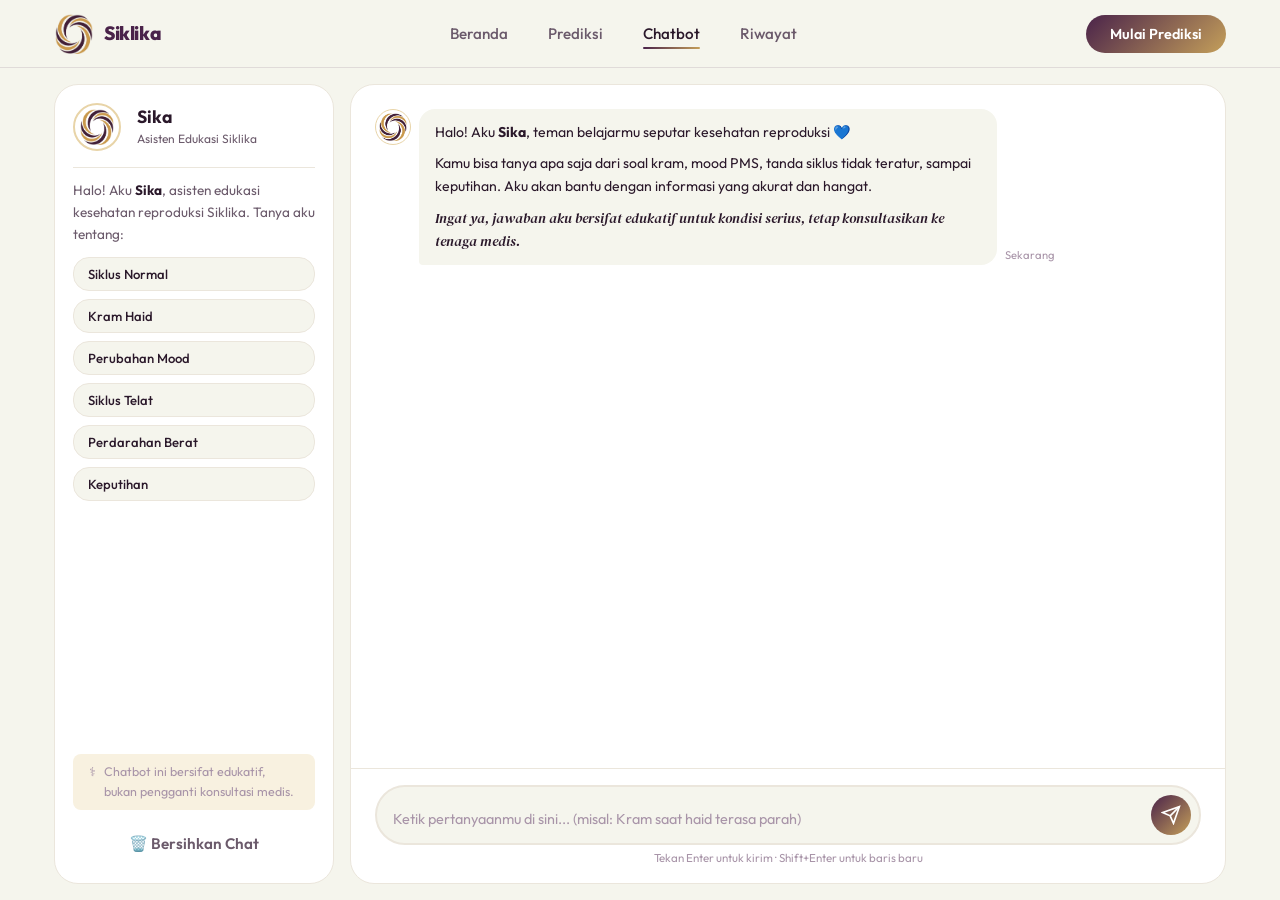
<file: frontend/chatbot.html>
<!DOCTYPE html>
<html lang="id">

<head>
    <meta charset="UTF-8" />
    <meta name="viewport" content="width=device-width, initial-scale=1.0" />
    <title>Chatbot Edukasi Siklika</title>
    <meta name="description"
        content="Tanya apapun seputar kesehatan reproduksi kepada chatbot AI Siklika yang hangat dan terpercaya." />
    <link rel="preconnect" href="https://fonts.googleapis.com" />
    <link rel="preconnect" href="https://fonts.gstatic.com" crossorigin />
    <link
        href="https://fonts.googleapis.com/css2?family=Outfit:wght@300;400;500;600;700;800&family=DM+Serif+Display:ital@0;1&display=swap"
        rel="stylesheet" />
    <link rel="icon" type="image/png" href="assets/logo-mark.png" />
    <link rel="stylesheet" href="style.css" />
</head>

<body>

    <nav class="navbar" id="navbar">
        <div class="nav-container">
            <a href="index.html" class="nav-logo">
                <img src="assets/logo-mark.png" alt="" class="nav-logo-img" />
                <span class="logo-text">Siklika</span>
            </a>
            <ul class="nav-links" id="navLinks">
                <li><a href="index.html">Beranda</a></li>
                <li><a href="dashboard.html">Prediksi</a></li>
                <li><a href="chatbot.html" class="active">Chatbot</a></li>
                <li><a href="riwayat.html">Riwayat</a></li>
            </ul>
            <button class="nav-cta" onclick="window.location.href='dashboard.html'">Mulai Prediksi</button>
            <button class="hamburger" id="hamburger" aria-label="Toggle menu">
                <span></span><span></span><span></span>
            </button>
        </div>
    </nav>

    <main class="page-main chatbot-page">
        <div class="container chatbot-container">

            <!-- Sidebar -->
            <div class="chat-sidebar">
                <div class="sidebar-header">
                    <div class="chatbot-avatar">
                        <img src="assets/logo-mark.png" alt="Sika" class="chatbot-avatar-img" />
                    </div>
                    <div>
                        <h2>Sika</h2>
                        <p class="chatbot-tagline">Asisten Edukasi Siklika</p>
                    </div>
                </div>

                <div class="sidebar-info">
                    <p>Halo! Aku <strong>Sika</strong>, asisten edukasi kesehatan reproduksi Siklika. Tanya aku tentang:
                    </p>
                </div>

                <div class="topic-pills" id="topicPills">
                    <button class="topic-pill" data-msg="Apa itu siklus menstruasi normal?">Siklus Normal</button>
                    <button class="topic-pill"
                        data-msg="Kram perutku sangat sakit saat haid, apa yang harus kulakukan?">Kram Haid</button>
                    <button class="topic-pill" data-msg="Perubahan mood sebelum haid itu normal?">Perubahan
                        Mood</button>
                    <button class="topic-pill" data-msg="Siklus haidku sudah telat 2 minggu, kenapa ya?">Siklus
                        Telat</button>
                    <button class="topic-pill"
                        data-msg="Darah haid yang keluar sangat banyak, apakah berbahaya?">Perdarahan Berat</button>
                    <button class="topic-pill" data-msg="Keputihan yang normal itu seperti apa?">Keputihan</button>
                </div>

                <div class="sidebar-disclaimer">
                    <span>⚕️</span>
                    <p>Chatbot ini bersifat edukatif, bukan pengganti konsultasi medis.</p>
                </div>

                <button class="btn btn-ghost btn-full" id="clearChatBtn" style="margin-top:auto">🗑️ Bersihkan
                    Chat</button>
            </div>

            <!-- Chat Area -->
            <div class="chat-area">
                <div class="chat-messages" id="chatMessages">
                    <!-- Welcome message -->
                    <div class="message bot-message" id="welcomeMsg">
                        <div class="msg-avatar"><img src="assets/logo-mark.png" alt="Sika" class="msg-avatar-img" /></div>
                        <div class="msg-bubble">
                            <p>Halo! Aku <strong>Sika</strong>, teman belajarmu seputar kesehatan reproduksi 💙</p>
                            <p>Kamu bisa tanya apa saja dari soal kram, mood PMS, tanda siklus tidak teratur, sampai
                                keputihan. Aku akan bantu dengan informasi yang akurat dan hangat.</p>
                            <p><em>Ingat ya, jawaban aku bersifat edukatif  untuk kondisi serius, tetap konsultasikan
                                    ke tenaga medis.</em></p>
                        </div>
                        <span class="msg-time">Sekarang</span>
                    </div>
                </div>

                <!-- Typing indicator -->
                <div class="typing-indicator" id="typingIndicator" style="display:none">
                    <div class="msg-avatar small"><img src="assets/logo-mark.png" alt="Sika" class="msg-avatar-img" /></div>
                    <div class="typing-dots">
                        <span></span><span></span><span></span>
                    </div>
                </div>

                <!-- Input area -->
                <div class="chat-input-area">
                    <div class="chat-input-wrapper">
                        <textarea id="chatInput" class="chat-input"
                            placeholder="Ketik pertanyaanmu di sini... (misal: Kram saat haid terasa parah)" rows="1"
                            maxlength="500"></textarea>
                        <button class="send-btn" id="sendBtn" aria-label="Kirim">
                            <svg width="20" height="20" viewBox="0 0 24 24" fill="none" stroke="currentColor"
                                stroke-width="2">
                                <line x1="22" y1="2" x2="11" y2="13" />
                                <polygon points="22 2 15 22 11 13 2 9 22 2" />
                            </svg>
                        </button>
                    </div>
                    <p class="input-hint">Tekan Enter untuk kirim · Shift+Enter untuk baris baru</p>
                </div>
            </div>

        </div>
    </main>

    <script src="app.js"></script>
    <script src="chatbot.js"></script>
</body>

</html>
</file>
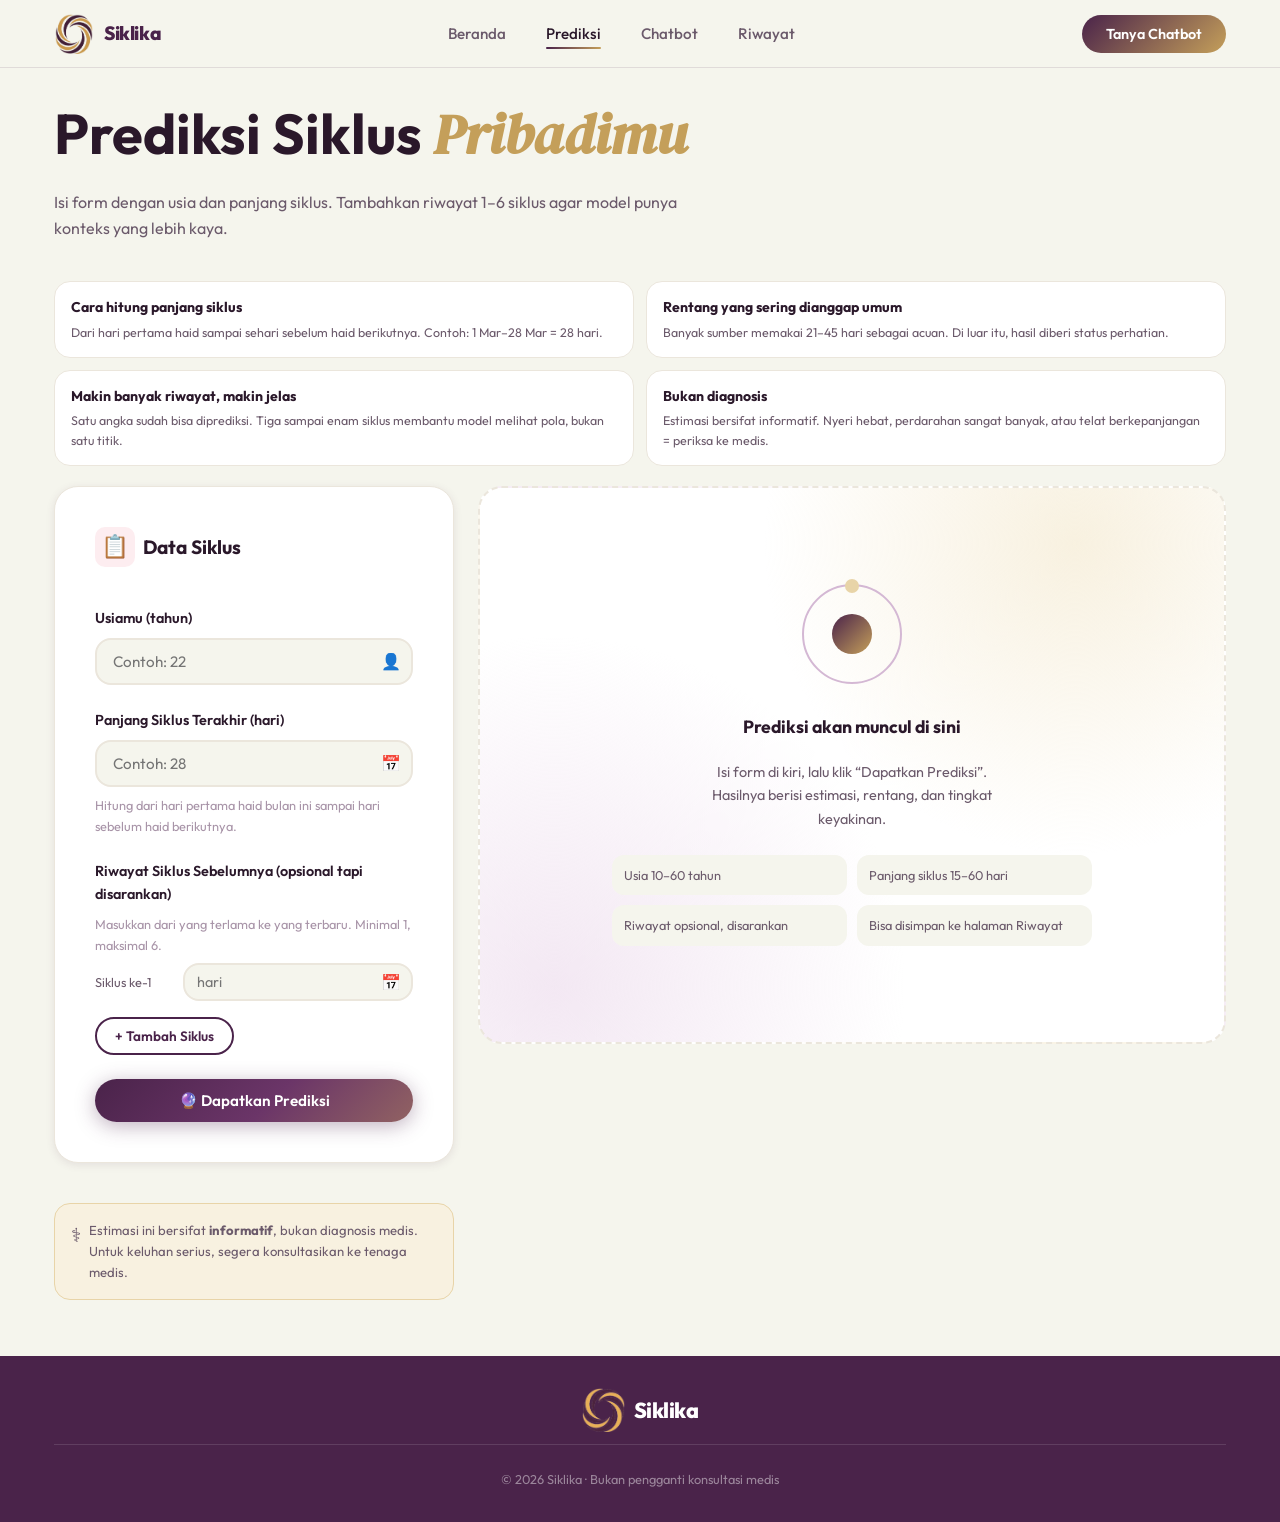
<file: frontend/dashboard.html>
<!DOCTYPE html>
<html lang="id">

<head>
    <meta charset="UTF-8" />
    <meta name="viewport" content="width=device-width, initial-scale=1.0" />
    <title>Prediksi Siklus Siklika</title>
    <meta name="description"
        content="Masukkan riwayat siklus menstruasimu untuk mendapatkan estimasi personal dari AI Siklika." />
    <link rel="preconnect" href="https://fonts.googleapis.com" />
    <link rel="preconnect" href="https://fonts.gstatic.com" crossorigin />
    <link
        href="https://fonts.googleapis.com/css2?family=Outfit:wght@300;400;500;600;700;800&family=DM+Serif+Display:ital@0;1&display=swap"
        rel="stylesheet" />
    <link rel="icon" type="image/png" href="assets/logo-mark.png" />
    <link rel="stylesheet" href="style.css" />
</head>

<body>

    <nav class="navbar" id="navbar">
        <div class="nav-container">
            <a href="index.html" class="nav-logo">
                <img src="assets/logo-mark.png" alt="" class="nav-logo-img" />
                <span class="logo-text">Siklika</span>
            </a>
            <ul class="nav-links" id="navLinks">
                <li><a href="index.html">Beranda</a></li>
                <li><a href="dashboard.html" class="active">Prediksi</a></li>
                <li><a href="chatbot.html">Chatbot</a></li>
                <li><a href="riwayat.html">Riwayat</a></li>
            </ul>
            <button class="nav-cta" onclick="window.location.href='chatbot.html'">Tanya Chatbot</button>
            <button class="hamburger" id="hamburger" aria-label="Toggle menu">
                <span></span><span></span><span></span>
            </button>
        </div>
    </nav>

    <main class="page-main dashboard-page">
        <div class="container">

            <div class="page-header">
                <h1 class="page-title">Prediksi Siklus <em>Pribadimu</em></h1>
                <p class="page-subtitle">Isi form dengan usia dan panjang siklus. Tambahkan riwayat 1–6 siklus agar model punya konteks yang lebih kaya.</p>
            </div>

            <div class="dash-aside" style="margin-bottom: 20px;">
                <div class="tip-chip">
                    <h4>Cara hitung panjang siklus</h4>
                    <p>Dari hari pertama haid sampai sehari sebelum haid berikutnya. Contoh: 1 Mar–28 Mar = 28 hari.</p>
                </div>
                <div class="tip-chip">
                    <h4>Rentang yang sering dianggap umum</h4>
                    <p>Banyak sumber memakai 21–45 hari sebagai acuan. Di luar itu, hasil diberi status perhatian.</p>
                </div>
                <div class="tip-chip">
                    <h4>Makin banyak riwayat, makin jelas</h4>
                    <p>Satu angka sudah bisa diprediksi. Tiga sampai enam siklus membantu model melihat pola, bukan satu titik.</p>
                </div>
                <div class="tip-chip">
                    <h4>Bukan diagnosis</h4>
                    <p>Estimasi bersifat informatif. Nyeri hebat, perdarahan sangat banyak, atau telat berkepanjangan = periksa ke medis.</p>
                </div>
            </div>

            <div class="dashboard-grid">

                <!-- Input Panel -->
                <div class="input-panel">
                    <div class="panel-card">
                        <div class="panel-header">
                            <span class="panel-icon">📋</span>
                            <h2>Data Siklus</h2>
                        </div>

                        <form id="predictionForm" class="prediction-form" novalidate>

                            <div class="form-group">
                                <label for="age">Usiamu (tahun)</label>
                                <div class="input-wrapper">
                                    <input type="number" id="age" name="age" min="10" max="60" placeholder="Contoh: 22"
                                        required />
                                    <span class="input-icon">👤</span>
                                </div>
                            </div>

                            <div class="form-group">
                                <label for="current_cycle">Panjang Siklus Terakhir (hari)</label>
                                <div class="input-wrapper">
                                    <input type="number" id="current_cycle" name="current_cycle" min="15" max="60"
                                        placeholder="Contoh: 28" required />
                                    <span class="input-icon">📅</span>
                                </div>
                                <small class="form-hint">Hitung dari hari pertama haid bulan ini sampai hari sebelum
                                    haid berikutnya.</small>
                            </div>

                            <!-- History inputs -->
                            <div class="form-group">
                                <label>Riwayat Siklus Sebelumnya (opsional tapi disarankan)</label>
                                <small class="form-hint">Masukkan dari yang terlama ke yang terbaru. Minimal 1, maksimal
                                    6.</small>
                                <div id="historyContainer" class="history-list">
                                    <div class="history-item">
                                        <span class="hist-label">Siklus ke-1</span>
                                        <div class="input-wrapper compact">
                                            <input type="number" class="hist-input" min="15" max="60"
                                                placeholder="hari" />
                                            <span class="input-icon">📅</span>
                                        </div>
                                    </div>
                                </div>
                                <div class="hist-controls">
                                    <button type="button" id="addHistBtn" class="btn btn-outline btn-sm">+ Tambah
                                        Siklus</button>
                                    <button type="button" id="removeHistBtn" class="btn btn-ghost btn-sm"
                                        style="display:none">− Hapus</button>
                                </div>
                            </div>

                            <button type="submit" class="btn btn-primary btn-full" id="submitBtn">
                                <span id="btnText">🔮 Dapatkan Prediksi</span>
                                <span id="btnLoader" class="btn-loader" style="display:none">
                                    <svg width="20" height="20" viewBox="0 0 24 24" fill="none" stroke="currentColor"
                                        stroke-width="2" class="spin">
                                        <circle cx="12" cy="12" r="10" />
                                        <path d="M12 6v6l4 2" />
                                    </svg>
                                    Memproses...
                                </span>
                            </button>

                        </form>
                    </div>

                    <!-- Disclaimer -->
                    <div class="disclaimer-card">
                        <span>⚕️</span>
                        <p>Estimasi ini bersifat <strong>informatif</strong>, bukan diagnosis medis. Untuk keluhan
                            serius, segera konsultasikan ke tenaga medis.</p>
                    </div>
                </div>

                <!-- Result Panel -->
                <div class="result-panel">

                    <!-- Empty state -->
                    <div class="empty-state" id="emptyState">
                        <div class="empty-illustration">
                            <div class="empty-orbit">
                                <div class="empty-planet"></div>
                                <div class="empty-moon"></div>
                            </div>
                        </div>
                        <h3>Prediksi akan muncul di sini</h3>
                        <p>Isi form di kiri, lalu klik “Dapatkan Prediksi”. Hasilnya berisi estimasi, rentang, dan tingkat keyakinan.</p>
                        <ul class="guide-list">
                            <li>Usia 10–60 tahun</li>
                            <li>Panjang siklus 15–60 hari</li>
                            <li>Riwayat opsional, disarankan</li>
                            <li>Bisa disimpan ke halaman Riwayat</li>
                        </ul>
                    </div>

                    <!-- Result card (hidden until prediction) -->
                    <div class="result-card" id="resultCard" style="display:none">

                        <div class="result-header">
                            <span class="result-emoji" id="resultEmoji">🌸</span>
                            <div>
                                <p class="result-label">Estimasi Siklus Berikutnya</p>
                                <h2 class="result-value" id="resultDays">-- hari</h2>
                            </div>
                        </div>

                        <!-- Stability badge -->
                        <div class="stability-badge" id="stabilityBadge">
                            <span id="stabilityLabel">--</span>
                        </div>

                        <!-- Confidence bar -->
                        <div class="confidence-section">
                            <div class="confidence-header">
                                <span>Tingkat Keyakinan</span>
                                <strong id="confidencePct">--%</strong>
                            </div>
                            <div class="confidence-track">
                                <div class="confidence-fill" id="confidenceFill"></div>
                            </div>
                        </div>

                        <!-- Prediction range -->
                        <div class="range-section">
                            <div class="range-item">
                                <span class="range-label">Batas Bawah</span>
                                <span class="range-value" id="lowerBound">-- hari</span>
                            </div>
                            <div class="range-divider">—</div>
                            <div class="range-item">
                                <span class="range-label">Estimasi</span>
                                <span class="range-value highlight" id="centerPred">-- hari</span>
                            </div>
                            <div class="range-divider">—</div>
                            <div class="range-item">
                                <span class="range-label">Batas Atas</span>
                                <span class="range-value" id="upperBound">-- hari</span>
                            </div>
                        </div>

                        <!-- Visual timeline -->
                        <div class="timeline-section">
                            <div class="timeline-track" id="timelineTrack"></div>
                            <div class="timeline-labels">
                                <span>15</span><span>28</span><span>45</span><span>60</span>
                            </div>
                        </div>

                        <!-- Message -->
                        <div class="result-message" id="resultMessage"></div>

                        <!-- Consult CTA -->
                        <div class="consult-cta" id="consultCta" style="display:none">
                            <span>🏥</span>
                            <p>Siklika menyarankan kamu berkonsultasi ke tenaga medis untuk kondisi ini.</p>
                        </div>

                        <!-- Actions -->
                        <div class="result-actions">
                            <button class="btn btn-outline" onclick="saveToHistory()">💾 Simpan ke Riwayat</button>
                            <button class="btn btn-ghost" onclick="askChatbot()">💬 Tanya Chatbot</button>
                        </div>
                    </div>

                    <!-- Error state -->
                    <div class="error-card" id="errorCard" style="display:none">
                        <span class="error-icon">⚠️</span>
                        <h3>Koneksi ke Server Gagal</h3>
                        <p id="errorMsg">Periksa apakah backend Flask sudah berjalan di
                            <code>http://localhost:5000</code></p>
                        <button class="btn btn-outline" onclick="retryPrediction()">Coba Lagi</button>
                    </div>

                </div>
            </div>

        </div>
    </main>

    <footer class="footer">
        <div class="container">
            <div class="footer-brand">
                <img src="assets/logo-mark.png" alt="" class="footer-logo-img" />
                <span class="footer-wordmark">Siklika</span>
            </div>
            <p class="footer-copy">© 2026 Siklika · Bukan pengganti konsultasi medis</p>
        </div>
    </footer>

    <script src="app.js"></script>
    <script src="dashboard.js"></script>
</body>

</html>
</file>
<file: frontend/style.css>
/* 
   SIKLIKA
   Palette: Plum · Gold · Cream
   Font: Outfit + DM Serif Display
 */

/* ── Design Tokens  */
:root {
  /* Primary palette */
  --clr-primary:      #4A234A;   /* soft blue */
  --clr-primary-dark: #351934;
  --clr-primary-light:#D4B8D4;
  --clr-primary-pale: #F3E8F3;

  --clr-gold:         #C49F5A;
  --clr-gold-light:   #E8D4A8;
  --clr-gold-pale:    #F8F1E0;

  /* Gold accent (legacy --clr-rose aliases) */
  --clr-rose:         var(--clr-gold);
  --clr-rose-light:   var(--clr-gold-light);
  --clr-rose-pale:    var(--clr-gold-pale);

  /* Lavender accent */
  --clr-lavender:     #7A4A7A;
  --clr-lavender-pale:#F0E4F0;

  /* Neutrals */
  --clr-cream:        #F5F5ED;
  --clr-cream-dark:   #EBE6DC;
  --clr-white:        #FFFFFF;

  /* Text */
  --clr-text:         #2A182A;
  --clr-text-muted:   #6B5A6B;
  --clr-text-light:   #A894A8;

  /* Status */
  --clr-success:      #5BAD7C;
  --clr-warning:      #E4A84B;
  --clr-danger:       #D46C75;

  /* Spacing */
  --space-xs:   4px;
  --space-sm:   8px;
  --space-md:   16px;
  --space-lg:   24px;
  --space-xl:   40px;
  --space-2xl:  64px;
  --space-3xl:  96px;

  /* Radius */
  --radius-sm:  8px;
  --radius-md:  16px;
  --radius-lg:  24px;
  --radius-xl:  40px;
  --radius-full:9999px;

  /* Shadows */
  --shadow-sm:  0 2px 8px rgba(74,35,74,0.10);
  --shadow-md:  0 8px 32px rgba(74,35,74,0.15);
  --shadow-lg:  0 16px 64px rgba(74,35,74,0.20);
  --shadow-rose:0 8px 32px rgba(196,159,90,0.18);

  /* Transitions */
  --ease:       cubic-bezier(0.4, 0, 0.2, 1);
  --dur-fast:   150ms;
  --dur-mid:    300ms;
  --dur-slow:   600ms;

  /* Nav height */
  --nav-h: 68px;
}

/* ── Reset & Base */
*, *::before, *::after { box-sizing: border-box; margin: 0; padding: 0; }

html {
  scroll-behavior: smooth;
  -webkit-text-size-adjust: 100%;
}

body {
  font-family: 'Outfit', system-ui, sans-serif;
  background: var(--clr-cream);
  color: var(--clr-text);
  line-height: 1.6;
  min-height: 100vh;
  overflow-x: hidden;
}

img, video { display: block; max-width: 100%; }
a { color: inherit; text-decoration: none; }
button { cursor: pointer; border: none; background: none; font-family: inherit; }
input, textarea, select { font-family: inherit; }
ul { list-style: none; }

/* ── Typography */
h1, h2, h3 { line-height: 1.2; font-weight: 700; }
h1 { font-size: clamp(2rem, 5vw, 3.5rem); }
h2 { font-size: clamp(1.5rem, 3vw, 2.25rem); }
h3 { font-size: clamp(1.1rem, 2vw, 1.4rem); }
em { font-family: 'DM Serif Display', serif; font-style: italic; color: var(--clr-rose); }
p { color: var(--clr-text-muted); }

/* ── Container */
.container {
  max-width: 1220px;
  margin: 0 auto;
  padding: 0 var(--space-lg);
}

.section { padding: 72px 0; }

/* 
   NAVBAR
 */
.navbar {
  position: fixed;
  top: 0; left: 0; right: 0;
  height: var(--nav-h);
  background: rgba(245,245,237,0.92);
  backdrop-filter: blur(20px);
  -webkit-backdrop-filter: blur(20px);
  border-bottom: 1px solid rgba(74,35,74,0.12);
  z-index: 1000;
  transition: box-shadow var(--dur-mid) var(--ease);
}
.navbar.scrolled { box-shadow: var(--shadow-md); }

.nav-container {
  max-width: 1220px;
  margin: 0 auto;
  padding: 0 var(--space-lg);
  height: 100%;
  display: flex;
  align-items: center;
  gap: var(--space-lg);
}

.nav-logo {
  display: flex;
  align-items: center;
  gap: 10px;
  text-decoration: none;
  flex-shrink: 0;
  min-width: 0;
}
.nav-logo-img {
  width: 40px;
  height: 40px;
  object-fit: contain;
  flex-shrink: 0;
}
.logo-icon { font-size: 1.5rem; }
.logo-text {
  font-size: 1.2rem;
  font-weight: 800;
  color: var(--clr-primary);
  letter-spacing: -0.02em;
  line-height: 1;
}

.nav-links {
  display: flex;
  gap: var(--space-xl);
  margin: 0 auto;
}
.nav-links a {
  font-size: 0.95rem;
  font-weight: 500;
  color: var(--clr-text-muted);
  transition: color var(--dur-fast) var(--ease);
  position: relative;
  padding: var(--space-xs) 0;
}
.nav-links a::after {
  content: '';
  position: absolute;
  bottom: -2px; left: 0; right: 0;
  height: 2px;
  background: linear-gradient(90deg, var(--clr-primary), var(--clr-rose));
  transform: scaleX(0);
  transition: transform var(--dur-mid) var(--ease);
  border-radius: var(--radius-full);
}
.nav-links a:hover,
.nav-links a.active { color: var(--clr-text); }
.nav-links a.active::after,
.nav-links a:hover::after { transform: scaleX(1); }

.nav-cta {
  padding: 10px 24px;
  background: linear-gradient(135deg, var(--clr-primary), var(--clr-rose));
  color: var(--clr-white);
  border-radius: var(--radius-full);
  font-size: 0.9rem;
  font-weight: 600;
  white-space: nowrap;
  transition: transform var(--dur-fast) var(--ease),
              box-shadow var(--dur-fast) var(--ease),
              opacity var(--dur-fast);
}
.nav-cta:hover {
  transform: translateY(-1px);
  box-shadow: var(--shadow-md);
}

.hamburger {
  display: none;
  flex-direction: column;
  gap: 5px;
  padding: var(--space-sm);
}
.hamburger span {
  display: block;
  width: 22px; height: 2px;
  background: var(--clr-text);
  border-radius: 2px;
  transition: all var(--dur-mid) var(--ease);
}

/*
   BUTTONS
*/
.btn {
  display: inline-flex;
  align-items: center;
  gap: var(--space-sm);
  padding: 12px 28px;
  border-radius: var(--radius-full);
  font-size: 0.95rem;
  font-weight: 600;
  transition: all var(--dur-mid) var(--ease);
  white-space: nowrap;
}

.btn-primary {
  background: linear-gradient(135deg, var(--clr-primary), var(--clr-rose));
  color: var(--clr-white);
  box-shadow: 0 4px 20px rgba(74,35,74,0.35);
}
.btn-primary:hover {
  transform: translateY(-2px);
  box-shadow: 0 8px 32px rgba(74,35,74,0.45);
}
.btn-primary:active { transform: translateY(0); }

.btn-outline {
  border: 2px solid var(--clr-primary);
  color: var(--clr-primary);
  background: transparent;
}
.btn-outline:hover {
  background: var(--clr-primary-pale);
  transform: translateY(-1px);
}

.btn-ghost {
  color: var(--clr-text-muted);
  background: transparent;
}
.btn-ghost:hover {
  color: var(--clr-text);
  background: var(--clr-cream-dark);
}

.btn-lg { padding: 16px 40px; font-size: 1rem; }
.btn-sm { padding: 8px 18px; font-size: 0.85rem; }
.btn-full { width: 100%; justify-content: center; }

/* 
   HERO SECTION
 */
.hero {
  position: relative;
  min-height: 100vh;
  display: flex;
  align-items: center;
  padding-top: var(--nav-h);
  overflow: hidden;
}

.hero-bg {
  position: absolute;
  inset: 0;
  pointer-events: none;
}

.blob {
  position: absolute;
  border-radius: 50%;
  filter: blur(80px);
  opacity: 0.35;
  animation: blobFloat 8s ease-in-out infinite;
}
.blob-1 {
  width: 600px; height: 600px;
  background: radial-gradient(circle, var(--clr-primary-light), transparent);
  top: -10%; left: -10%;
  animation-delay: 0s;
}
.blob-2 {
  width: 500px; height: 500px;
  background: radial-gradient(circle, var(--clr-rose-light), transparent);
  top: 20%; right: -5%;
  animation-delay: 3s;
}
.blob-3 {
  width: 400px; height: 400px;
  background: radial-gradient(circle, var(--clr-lavender-pale), transparent);
  bottom: 0; left: 40%;
  animation-delay: 6s;
}

@keyframes blobFloat {
  0%, 100% { transform: translate(0, 0) scale(1); }
  33%       { transform: translate(20px, -20px) scale(1.05); }
  66%       { transform: translate(-15px, 15px) scale(0.97); }
}

.hero-content {
  position: relative;
  max-width: 1220px;
  margin: 0 auto;
  padding: 48px var(--space-lg) 56px;
  display: grid;
  grid-template-columns: minmax(0, 1.05fr) minmax(280px, 0.95fr);
  gap: 48px;
  align-items: center;
  width: 100%;
}
.hero-copy { min-width: 0; }

.hero-badge {
  display: inline-flex;
  align-items: center;
  gap: var(--space-sm);
  padding: 6px 18px;
  background: var(--clr-primary-pale);
  border: 1px solid var(--clr-primary-light);
  border-radius: var(--radius-full);
  font-size: 0.8rem;
  font-weight: 600;
  color: var(--clr-primary-dark);
  margin-bottom: var(--space-lg);
  width: fit-content;
}
.badge-dot {
  width: 8px; height: 8px;
  background: var(--clr-success);
  border-radius: 50%;
  animation: pulse 2s infinite;
}

@keyframes pulse {
  0%, 100% { opacity: 1; transform: scale(1); }
  50%       { opacity: 0.7; transform: scale(1.2); }
}

.hero-title {
  margin-bottom: var(--space-lg);
  color: var(--clr-text);
  font-size: clamp(2.4rem, 5vw, 4rem);
}

.hero-subtitle {
  font-size: 1.05rem;
  line-height: 1.7;
  margin-bottom: var(--space-xl);
  max-width: 520px;
}

.hero-actions {
  display: flex;
  gap: var(--space-md);
  flex-wrap: wrap;
  margin-bottom: var(--space-xl);
}

.hero-stats {
  display: flex;
  align-items: center;
  gap: var(--space-lg);
}
.stat-item {
  display: flex;
  flex-direction: column;
}
.stat-value {
  font-size: 1.5rem;
  font-weight: 800;
  background: linear-gradient(135deg, var(--clr-primary), var(--clr-rose));
  -webkit-background-clip: text;
  -webkit-text-fill-color: transparent;
  background-clip: text;
}
.stat-label {
  font-size: 0.75rem;
  color: var(--clr-text-muted);
}
.stat-divider {
  width: 1px;
  height: 40px;
  background: var(--clr-primary-light);
  opacity: 0.5;
}

/* Phone mockup */
.hero-visual {
  display: flex;
  justify-content: center;
  align-items: center;
}

.phone-mockup {
  width: min(300px, 100%);
  background: var(--clr-white);
  border-radius: 36px;
  box-shadow:
    0 0 0 8px var(--clr-primary-pale),
    0 0 0 12px var(--clr-gold-light),
    var(--shadow-lg);
  padding: 20px 18px;
  animation: phoneFloat 5s ease-in-out infinite;
}

@keyframes phoneFloat {
  0%, 100% { transform: translateY(0) rotate(0deg); }
  50%       { transform: translateY(-12px) rotate(1deg); }
}

.mock-header {
  display: flex;
  justify-content: center;
  margin-bottom: var(--space-md);
}
.mock-logo-img {
  height: 56px;
  width: auto;
  object-fit: contain;
}
.mock-logo {
  font-size: 0.85rem;
  font-weight: 700;
  background: linear-gradient(135deg, var(--clr-primary), var(--clr-rose));
  -webkit-background-clip: text;
  -webkit-text-fill-color: transparent;
  background-clip: text;
}
.mock-card {
  background: linear-gradient(135deg, var(--clr-primary-pale), var(--clr-rose-pale));
  border-radius: var(--radius-md);
  padding: var(--space-md);
  margin-bottom: var(--space-md);
  text-align: center;
}
.mock-label {
  font-size: 0.7rem;
  color: var(--clr-text-muted);
  margin-bottom: 4px;
}
.mock-value {
  font-size: 1.8rem;
  font-weight: 800;
  background: linear-gradient(135deg, var(--clr-primary), var(--clr-rose));
  -webkit-background-clip: text;
  -webkit-text-fill-color: transparent;
  background-clip: text;
  margin-bottom: 8px;
}
.mock-badge {
  display: inline-block;
  padding: 3px 12px;
  border-radius: var(--radius-full);
  font-size: 0.7rem;
  font-weight: 600;
  margin-bottom: var(--space-sm);
}
.mock-badge.stable {
  background: rgba(91,173,124,0.15);
  color: var(--clr-success);
}
.mock-bar-wrap { text-align: left; }
.mock-bar-track {
  height: 6px;
  background: rgba(74,35,74,0.15);
  border-radius: 3px;
  overflow: hidden;
  margin-bottom: 4px;
}
.mock-bar-fill {
  height: 100%;
  background: linear-gradient(90deg, var(--clr-primary), var(--clr-rose));
  border-radius: 3px;
  animation: fillAnim 2s ease-out 1s both;
}
@keyframes fillAnim {
  from { width: 0%; }
}
.mock-bar-pct { font-size: 0.65rem; color: var(--clr-text-muted); }

.mock-cycle-dots {
  display: flex;
  justify-content: center;
  gap: 8px;
  margin-bottom: var(--space-md);
}
.dot {
  width: 12px; height: 12px;
  border-radius: 50%;
}
.dot.past { background: var(--clr-primary); }
.dot.current { background: var(--clr-rose); }
.dot.future { background: var(--clr-cream-dark); border: 2px dashed var(--clr-primary-light); }
.dot.pulse { animation: dotPulse 2s ease-in-out infinite; }
@keyframes dotPulse {
  0%, 100% { box-shadow: 0 0 0 0 rgba(196,159,90,0.4); }
  50%       { box-shadow: 0 0 0 8px rgba(196,159,90,0); }
}

.mock-tip {
  background: var(--clr-primary-pale);
  border-radius: var(--radius-sm);
  padding: 8px 12px;
  font-size: 0.7rem;
  color: var(--clr-primary-dark);
  text-align: center;
}

/* 
   SECTION HEADER
 */
.section-header {
  text-align: center;
  margin-bottom: var(--space-2xl);
}
.section-tag {
  display: inline-block;
  padding: 4px 16px;
  background: var(--clr-primary-pale);
  color: var(--clr-primary-dark);
  border-radius: var(--radius-full);
  font-size: 0.8rem;
  font-weight: 600;
  margin-bottom: var(--space-sm);
}
.section-title {
  margin-bottom: var(--space-sm);
  color: var(--clr-text);
}
.section-subtitle { color: var(--clr-text-muted); font-size: 1.05rem; }

/* 
   FEATURES GRID
 */
.features-grid {
  display: grid;
  grid-template-columns: repeat(auto-fit, minmax(260px, 1fr));
  gap: var(--space-lg);
}

.feature-card {
  padding: var(--space-xl);
  border-radius: var(--radius-lg);
  transition: transform var(--dur-mid) var(--ease),
              box-shadow var(--dur-mid) var(--ease);
}
.feature-card:hover {
  transform: translateY(-6px);
  box-shadow: var(--shadow-lg);
}

.feature-icon { font-size: 2.5rem; margin-bottom: var(--space-md); }
.feature-card h3 { margin-bottom: var(--space-sm); color: var(--clr-text); }
.feature-card p { font-size: 0.9rem; line-height: 1.7; margin-bottom: var(--space-md); }
.feature-link {
  font-size: 0.85rem;
  font-weight: 600;
  color: var(--clr-primary);
  transition: gap var(--dur-fast);
}
.feature-link:hover { text-decoration: underline; }

.card-primary {
  background: linear-gradient(135deg, var(--clr-primary-pale) 0%, #eddced 100%);
  border: 1px solid var(--clr-primary-light);
}
.card-secondary {
  background: linear-gradient(135deg, var(--clr-rose-pale) 0%, #f3e6c8 100%);
  border: 1px solid var(--clr-rose-light);
}
.card-accent {
  background: linear-gradient(135deg, var(--clr-lavender-pale) 0%, #ead8ea 100%);
  border: 1px solid rgba(155,142,196,0.3);
}
.card-soft {
  background: var(--clr-white);
  border: 1px solid var(--clr-cream-dark);
}

/* 
   HOW IT WORKS
 */
.how-it-works { background: var(--clr-white); }

.steps-grid {
  display: flex;
  gap: var(--space-lg);
  align-items: center;
}
.step-item {
  flex: 1;
  position: relative;
  display: flex;
  flex-direction: column;
  align-items: center;
  text-align: center;
  gap: var(--space-md);
}
.step-number {
  font-size: 3rem;
  font-weight: 800;
  font-family: 'DM Serif Display', serif;
  background: linear-gradient(135deg, var(--clr-primary), var(--clr-rose));
  -webkit-background-clip: text;
  -webkit-text-fill-color: transparent;
  background-clip: text;
  line-height: 1;
}
.step-content h3 { font-size: 1.1rem; margin-bottom: var(--space-xs); color: var(--clr-text); }
.step-content p { font-size: 0.9rem; }
.step-arrow {
  position: absolute;
  right: -28px;
  top: 20px;
  font-size: 1.5rem;
  color: var(--clr-primary-light);
}

/* 
   DISCLAIMER BANNER
 */
.disclaimer-banner {
  background: linear-gradient(135deg, var(--clr-primary-pale), var(--clr-rose-pale));
  border-top: 1px solid var(--clr-primary-light);
  border-bottom: 1px solid var(--clr-primary-light);
  padding: var(--space-lg) 0;
}
.disclaimer-banner .container {
  display: flex;
  align-items: flex-start;
  gap: var(--space-md);
}
.disclaimer-icon { font-size: 1.5rem; flex-shrink: 0; margin-top: 2px; }
.disclaimer-banner p { font-size: 0.9rem; color: var(--clr-text-muted); }
.disclaimer-banner strong { color: var(--clr-text); }

/* 
   FOOTER
 */
.footer {
  background: var(--clr-primary);
  color: var(--clr-white);
  padding: 56px 0 32px;
}
.footer-grid {
  display: grid;
  grid-template-columns: 1.4fr 1fr 1fr;
  gap: var(--space-xl);
  text-align: left;
  margin-bottom: var(--space-xl);
}
.footer-brand {
  display: flex;
  align-items: center;
  gap: var(--space-sm);
  margin-bottom: var(--space-md);
  justify-content: flex-start;
}
.footer-logo-img {
  width: 44px;
  height: 44px;
  object-fit: contain;
  filter: brightness(1.15);
}
.footer-wordmark {
  font-size: 1.35rem;
  font-weight: 800;
  color: #fff;
  letter-spacing: -0.02em;
}
.footer .logo-text { -webkit-text-fill-color: var(--clr-white); color: #fff; }
.footer-desc { font-size: 0.9rem; color: rgba(255,255,255,0.68); max-width: 360px; margin: 0; line-height: 1.7; }
.footer-col h4 {
  font-size: 0.85rem;
  text-transform: uppercase;
  letter-spacing: 0.08em;
  color: var(--clr-gold-light);
  margin-bottom: var(--space-md);
}
.footer-links {
  display: flex;
  flex-direction: column;
  gap: 10px;
  margin-bottom: 0;
  justify-content: flex-start;
}
.footer-links a {
  color: rgba(255,255,255,0.78);
  font-size: 0.92rem;
  transition: color var(--dur-fast);
}
.footer-links a:hover { color: var(--clr-gold-light); }
.footer-copy {
  font-size: 0.8rem;
  color: rgba(255,255,255,0.45);
  border-top: 1px solid rgba(255,255,255,0.12);
  padding-top: var(--space-lg);
  text-align: center;
}

/* 
   PAGE LAYOUT (inner pages)
 */
.page-main {
  padding-top: calc(var(--nav-h) + 32px);
  padding-bottom: 56px;
  min-height: 100vh;
}

.page-header {
  text-align: left;
  margin-bottom: var(--space-xl);
  display: grid;
  grid-template-columns: 1fr auto;
  gap: var(--space-md);
  align-items: end;
}
.page-header > * { grid-column: 1; }
.page-title { margin-bottom: 6px; }
.page-subtitle { max-width: 640px; margin: 0; font-size: 1rem; }

/* Panel cards (shared) */
.panel-card {
  background: var(--clr-white);
  border-radius: var(--radius-lg);
  padding: var(--space-xl);
  box-shadow: var(--shadow-sm);
  border: 1px solid var(--clr-cream-dark);
}

.panel-header {
  display: flex;
  align-items: center;
  gap: var(--space-sm);
  margin-bottom: var(--space-xl);
  flex-wrap: wrap;
}
.panel-icon { font-size: 1.4rem; }
.panel-header h2 {
  font-size: 1.2rem;
  flex: 1;
}

/* 
   DASHBOARD PAGE
 */
.dashboard-grid {
  display: grid;
  grid-template-columns: minmax(320px, 400px) minmax(0, 1fr);
  gap: var(--space-lg);
  align-items: start;
}

/* Form styles */
.prediction-form { display: flex; flex-direction: column; gap: var(--space-lg); }

.form-group { display: flex; flex-direction: column; gap: var(--space-sm); }
.form-group label {
  font-size: 0.9rem;
  font-weight: 600;
  color: var(--clr-text);
}

.input-wrapper {
  position: relative;
  display: flex;
  align-items: center;
}
.input-wrapper input {
  width: 100%;
  padding: 12px 44px 12px 16px;
  border: 2px solid var(--clr-cream-dark);
  border-radius: var(--radius-md);
  font-size: 0.95rem;
  background: var(--clr-cream);
  color: var(--clr-text);
  transition: border-color var(--dur-fast), box-shadow var(--dur-fast);
  outline: none;
}
.input-wrapper input:focus {
  border-color: var(--clr-primary);
  box-shadow: 0 0 0 3px rgba(74,35,74,0.15);
  background: var(--clr-white);
}
.input-wrapper input:invalid:not(:placeholder-shown) {
  border-color: var(--clr-danger);
}
.input-icon {
  position: absolute;
  right: 12px;
  font-size: 1rem;
  pointer-events: none;
}

.input-wrapper.compact input { padding: 8px 40px 8px 12px; font-size: 0.9rem; }

.form-hint { font-size: 0.8rem; color: var(--clr-text-light); }

/* History list */
.history-list { display: flex; flex-direction: column; gap: var(--space-sm); margin-bottom: var(--space-sm); }
.history-item {
  display: flex;
  align-items: center;
  gap: var(--space-sm);
}
.hist-label {
  font-size: 0.8rem;
  color: var(--clr-text-muted);
  min-width: 80px;
}
.hist-controls {
  display: flex;
  gap: var(--space-sm);
}

/* Loader spin */
.spin { animation: spin 1s linear infinite; }
@keyframes spin { to { transform: rotate(360deg); } }
.btn-loader { display: flex; align-items: center; gap: var(--space-sm); }

/* Disclaimer card */
.disclaimer-card {
  display: flex;
  gap: var(--space-sm);
  padding: var(--space-md);
  background: var(--clr-rose-pale);
  border: 1px solid var(--clr-rose-light);
  border-radius: var(--radius-md);
  font-size: 0.82rem;
  color: var(--clr-text-muted);
  margin-top: var(--space-md);
}
.disclaimer-card span { font-size: 1.2rem; flex-shrink: 0; }

/* Empty state */
.empty-state {
  display: flex;
  flex-direction: column;
  align-items: center;
  justify-content: center;
  padding: var(--space-3xl) var(--space-xl);
  background: var(--clr-white);
  border-radius: var(--radius-lg);
  border: 2px dashed var(--clr-cream-dark);
  text-align: center;
  gap: var(--space-lg);
}
.empty-illustration { margin-bottom: var(--space-sm); }
.empty-orbit {
  width: 100px; height: 100px;
  border: 2px solid var(--clr-primary-light);
  border-radius: 50%;
  position: relative;
  animation: orbitSpin 6s linear infinite;
}
.empty-planet {
  width: 40px; height: 40px;
  background: linear-gradient(135deg, var(--clr-primary), var(--clr-rose));
  border-radius: 50%;
  position: absolute;
  top: 50%; left: 50%;
  transform: translate(-50%, -50%);
}
.empty-moon {
  width: 14px; height: 14px;
  background: var(--clr-rose-light);
  border-radius: 50%;
  position: absolute;
  top: -7px; left: 50%;
  transform: translateX(-50%);
}
@keyframes orbitSpin { to { transform: rotate(360deg); } }

.empty-state h3 { font-size: 1.1rem; color: var(--clr-text); }
.empty-state p { font-size: 0.9rem; max-width: 280px; }

/* Result card */
.result-card {
  background: var(--clr-white);
  border-radius: var(--radius-lg);
  padding: var(--space-xl);
  box-shadow: var(--shadow-md);
  border: 1px solid var(--clr-cream-dark);
  display: flex;
  flex-direction: column;
  gap: var(--space-lg);
  animation: slideUp 0.4s var(--ease) both;
}
@keyframes slideUp {
  from { opacity: 0; transform: translateY(16px); }
  to   { opacity: 1; transform: translateY(0); }
}

.result-header {
  display: flex;
  align-items: center;
  gap: var(--space-lg);
}
.result-emoji { font-size: 2.5rem; animation: rocketBounce 1s ease infinite alternate; }
@keyframes rocketBounce { from { transform: scale(1); } to { transform: scale(1.1); } }
.result-label { font-size: 0.85rem; color: var(--clr-text-muted); margin-bottom: 4px; }
.result-value {
  font-size: 2.5rem;
  font-weight: 800;
  background: linear-gradient(135deg, var(--clr-primary), var(--clr-rose));
  -webkit-background-clip: text;
  -webkit-text-fill-color: transparent;
  background-clip: text;
}

/* Stability badge */
.stability-badge {
  display: flex;
  justify-content: center;
  padding: var(--space-sm) var(--space-md);
  border-radius: var(--radius-md);
  font-size: 0.9rem;
  font-weight: 700;
}
.stability-badge.stable   { background: rgba(91,173,124,0.12); color: var(--clr-success); }
.stability-badge.irregular{ background: rgba(228,168,75,0.12); color: var(--clr-warning); }
.stability-badge.warning  { background: rgba(212,108,117,0.12); color: var(--clr-danger); }

/* Confidence */
.confidence-section { display: flex; flex-direction: column; gap: var(--space-sm); }
.confidence-header {
  display: flex;
  justify-content: space-between;
  font-size: 0.85rem;
  color: var(--clr-text-muted);
}
.confidence-track {
  height: 10px;
  background: var(--clr-cream-dark);
  border-radius: var(--radius-full);
  overflow: hidden;
}
.confidence-fill {
  height: 100%;
  background: linear-gradient(90deg, var(--clr-primary), var(--clr-rose));
  border-radius: var(--radius-full);
  transition: width 1s var(--ease);
}

/* Range section */
.range-section {
  display: flex;
  align-items: center;
  justify-content: space-between;
  padding: var(--space-md);
  background: var(--clr-cream);
  border-radius: var(--radius-md);
}
.range-item { text-align: center; }
.range-label { display: block; font-size: 0.75rem; color: var(--clr-text-light); margin-bottom: 4px; }
.range-value {
  font-size: 1.2rem;
  font-weight: 700;
  color: var(--clr-text);
}
.range-value.highlight {
  font-size: 1.5rem;
  background: linear-gradient(135deg, var(--clr-primary), var(--clr-rose));
  -webkit-background-clip: text;
  -webkit-text-fill-color: transparent;
  background-clip: text;
}
.range-divider { color: var(--clr-text-light); }

/* Timeline */
.timeline-section { display: flex; flex-direction: column; gap: 4px; }
.timeline-track {
  position: relative;
  height: 20px;
  background: var(--clr-cream-dark);
  border-radius: var(--radius-full);
  overflow: visible;
}
.timeline-labels {
  display: flex;
  justify-content: space-between;
  font-size: 0.7rem;
  color: var(--clr-text-light);
  padding: 0 4px;
}

/* Result message */
.result-message {
  padding: var(--space-md);
  background: var(--clr-primary-pale);
  border-left: 3px solid var(--clr-primary);
  border-radius: 0 var(--radius-sm) var(--radius-sm) 0;
  font-size: 0.88rem;
  color: var(--clr-text-muted);
  line-height: 1.6;
}

/* Consult CTA */
.consult-cta {
  display: flex;
  align-items: flex-start;
  gap: var(--space-sm);
  padding: var(--space-md);
  background: rgba(212,108,117,0.08);
  border: 1px solid rgba(212,108,117,0.25);
  border-radius: var(--radius-md);
  font-size: 0.85rem;
  color: var(--clr-danger);
}
.consult-cta p { color: var(--clr-danger); }

/* Result actions */
.result-actions {
  display: flex;
  gap: var(--space-sm);
}

/* Error card */
.error-card {
  display: flex;
  flex-direction: column;
  align-items: center;
  gap: var(--space-md);
  padding: var(--space-2xl);
  background: var(--clr-white);
  border-radius: var(--radius-lg);
  border: 1px dashed var(--clr-danger);
  text-align: center;
}
.error-icon { font-size: 2.5rem; }
.error-card h3 { color: var(--clr-text); }
.error-card p { font-size: 0.9rem; }
.error-card code {
  background: var(--clr-cream);
  padding: 2px 8px;
  border-radius: 4px;
  font-size: 0.85rem;
}

/* 
   CHATBOT PAGE
 */
.chatbot-page {
  background: var(--clr-cream);
  padding-top: var(--nav-h) !important;
  padding-bottom: 0 !important;
  min-height: 100vh;
  height: 100vh;
  overflow: hidden;
}
.chatbot-container {
  display: grid;
  grid-template-columns: 280px minmax(0, 1fr);
  gap: var(--space-md);
  height: calc(100vh - var(--nav-h));
  max-width: 1220px;
  padding: 16px var(--space-lg) 16px;
  box-sizing: border-box;
}

/* Sidebar */
.chat-sidebar {
  display: flex;
  flex-direction: column;
  gap: 12px;
  background: var(--clr-white);
  border-radius: var(--radius-lg);
  padding: 18px;
  border: 1px solid var(--clr-cream-dark);
  overflow: hidden;
  min-height: 0;
}
.chat-sidebar .topic-pills { overflow-y: auto; min-height: 0; flex: 1; }

.sidebar-header {
  display: flex;
  align-items: center;
  gap: var(--space-md);
  padding-bottom: var(--space-md);
  border-bottom: 1px solid var(--clr-cream-dark);
}
.chatbot-avatar {
  width: 48px; height: 48px;
  background: var(--clr-white);
  border-radius: 50%;
  display: flex;
  align-items: center;
  justify-content: center;
  overflow: hidden;
  border: 2px solid var(--clr-gold-light);
  padding: 4px;
  flex-shrink: 0;
}
.chatbot-avatar-img {
  width: 100%;
  height: 100%;
  object-fit: contain;
}
.sidebar-header h2 { font-size: 1.1rem; margin-bottom: 2px; }
.chatbot-tagline { font-size: 0.75rem; color: var(--clr-text-muted); }

.sidebar-info { font-size: 0.85rem; color: var(--clr-text-muted); }
.sidebar-info strong { color: var(--clr-text); }

.topic-pills {
  display: flex;
  flex-direction: column;
  gap: var(--space-sm);
}
.topic-pill {
  padding: 8px 14px;
  background: var(--clr-cream);
  border: 1px solid var(--clr-cream-dark);
  border-radius: var(--radius-md);
  font-size: 0.82rem;
  font-weight: 500;
  color: var(--clr-text);
  text-align: left;
  transition: all var(--dur-fast) var(--ease);
  cursor: pointer;
}
.topic-pill:hover {
  background: var(--clr-primary-pale);
  border-color: var(--clr-primary-light);
  color: var(--clr-primary-dark);
  transform: translateX(4px);
}

.sidebar-disclaimer {
  display: flex;
  gap: var(--space-sm);
  font-size: 0.78rem;
  color: var(--clr-text-light);
  background: var(--clr-rose-pale);
  border-radius: var(--radius-sm);
  padding: var(--space-sm) var(--space-md);
}
.sidebar-disclaimer p { color: var(--clr-text-light); }

/* Chat area */
.chat-area {
  display: flex;
  flex-direction: column;
  background: var(--clr-white);
  border-radius: var(--radius-lg);
  border: 1px solid var(--clr-cream-dark);
  overflow: hidden;
  min-height: 0;
  min-width: 0;
}

.chat-messages {
  flex: 1;
  overflow-y: auto;
  padding: var(--space-lg);
  display: flex;
  flex-direction: column;
  gap: var(--space-md);
  scroll-behavior: smooth;
}
.chat-messages::-webkit-scrollbar { width: 4px; }
.chat-messages::-webkit-scrollbar-thumb { background: var(--clr-primary-light); border-radius: 2px; }

/* Messages */
.message {
  display: flex;
  gap: var(--space-sm);
  align-items: flex-start;
  animation: msgIn 0.3s var(--ease) both;
}
@keyframes msgIn {
  from { opacity: 0; transform: translateY(8px); }
  to   { opacity: 1; transform: translateY(0); }
}

.bot-message { flex-direction: row; }
.user-message { flex-direction: row-reverse; }

.msg-avatar {
  width: 36px; height: 36px;
  background: var(--clr-white);
  border-radius: 50%;
  display: flex;
  align-items: center;
  justify-content: center;
  font-size: 1.1rem;
  flex-shrink: 0;
  border: 1.5px solid var(--clr-gold-light);
  overflow: hidden;
  padding: 3px;
}
.msg-avatar-img {
  width: 100%;
  height: 100%;
  object-fit: contain;
}
.msg-avatar.small { width: 28px; height: 28px; font-size: 0.9rem; }

.msg-bubble {
  max-width: 70%;
  padding: 12px 16px;
  border-radius: var(--radius-md);
  font-size: 0.88rem;
  line-height: 1.65;
}
.bot-message .msg-bubble {
  background: var(--clr-cream);
  border-bottom-left-radius: 4px;
  color: var(--clr-text);
}
.bot-message .msg-bubble p { color: var(--clr-text); margin-bottom: 8px; }
.bot-message .msg-bubble p:last-child { margin-bottom: 0; }

.user-message .msg-bubble {
  background: linear-gradient(135deg, var(--clr-primary), var(--clr-rose));
  color: var(--clr-white);
  border-bottom-right-radius: 4px;
}

.msg-time {
  font-size: 0.7rem;
  color: var(--clr-text-light);
  margin-top: 4px;
  align-self: flex-end;
}

/* Typing indicator */
.typing-indicator {
  display: flex;
  align-items: center;
  gap: var(--space-sm);
  padding: 0 var(--space-lg) var(--space-sm);
}
.typing-dots {
  display: flex;
  gap: 4px;
  align-items: center;
  padding: 10px 14px;
  background: var(--clr-cream);
  border-radius: var(--radius-md);
  border-bottom-left-radius: 4px;
}
.typing-dots span {
  width: 6px; height: 6px;
  background: var(--clr-primary);
  border-radius: 50%;
  animation: typingBounce 1.2s ease-in-out infinite;
}
.typing-dots span:nth-child(2) { animation-delay: 0.2s; }
.typing-dots span:nth-child(3) { animation-delay: 0.4s; }
@keyframes typingBounce {
  0%, 60%, 100% { transform: translateY(0); opacity: 0.6; }
  30%            { transform: translateY(-6px); opacity: 1; }
}

/* Chat input */
.chat-input-area {
  border-top: 1px solid var(--clr-cream-dark);
  padding: var(--space-md) var(--space-lg);
  display: flex;
  flex-direction: column;
  gap: var(--space-xs);
}
.chat-input-wrapper {
  display: flex;
  align-items: flex-end;
  gap: var(--space-sm);
  background: var(--clr-cream);
  border: 2px solid var(--clr-cream-dark);
  border-radius: var(--radius-xl);
  padding: var(--space-sm);
  transition: border-color var(--dur-fast);
}
.chat-input-wrapper:focus-within {
  border-color: var(--clr-primary);
  box-shadow: 0 0 0 3px rgba(74,35,74,0.12);
}
.chat-input {
  flex: 1;
  background: none;
  border: none;
  outline: none;
  resize: none;
  font-size: 0.9rem;
  color: var(--clr-text);
  max-height: 120px;
  overflow-y: auto;
  padding: 4px 8px;
  line-height: 1.5;
}
.chat-input::placeholder { color: var(--clr-text-light); }
.send-btn {
  width: 40px; height: 40px;
  background: linear-gradient(135deg, var(--clr-primary), var(--clr-rose));
  color: var(--clr-white);
  border-radius: 50%;
  display: flex;
  align-items: center;
  justify-content: center;
  flex-shrink: 0;
  transition: transform var(--dur-fast), box-shadow var(--dur-fast);
}
.send-btn:hover {
  transform: scale(1.08);
  box-shadow: 0 4px 16px rgba(74,35,74,0.4);
}
.send-btn:disabled { opacity: 0.4; cursor: not-allowed; transform: none; }
.input-hint { font-size: 0.72rem; color: var(--clr-text-light); text-align: center; }

/* Markdown in chat */
.msg-bubble strong { font-weight: 700; }
.msg-bubble em { color: inherit; font-style: italic; }
.msg-bubble ul { margin-left: 16px; margin-top: 4px; display: flex; flex-direction: column; gap: 2px; }
.msg-bubble li::before { content: "• "; color: var(--clr-primary); }

/* 
   RIWAYAT PAGE
 */
.riwayat-page .container { display: flex; flex-direction: column; gap: var(--space-xl); }

/* Stats row */
.stats-row {
  display: grid;
  grid-template-columns: repeat(auto-fit, minmax(180px, 1fr));
  gap: var(--space-md);
}
.stat-card {
  background: var(--clr-white);
  border-radius: var(--radius-lg);
  padding: var(--space-lg);
  display: flex;
  align-items: center;
  gap: var(--space-md);
  border: 1px solid var(--clr-cream-dark);
  box-shadow: var(--shadow-sm);
  transition: transform var(--dur-mid) var(--ease);
}
.stat-card:hover { transform: translateY(-3px); }
.stat-icon { font-size: 1.8rem; }
.stat-number {
  display: block;
  font-size: 1.8rem;
  font-weight: 800;
  background: linear-gradient(135deg, var(--clr-primary), var(--clr-rose));
  -webkit-background-clip: text;
  -webkit-text-fill-color: transparent;
  background-clip: text;
}
.stat-desc { font-size: 0.78rem; color: var(--clr-text-muted); }

/* Chart container */
.chart-area {
  position: relative;
  min-height: 280px;
  height: 320px;
  display: flex;
  align-items: center;
  justify-content: center;
}
#cycleChart { width: 100% !important; height: 100% !important; }
.empty-chart {
  text-align: center;
  display: flex;
  flex-direction: column;
  align-items: center;
  gap: var(--space-md);
}
.empty-chart p { color: var(--clr-text-muted); font-size: 0.9rem; }

/* Chart legend */
.chart-legend {
  display: flex;
  align-items: center;
  gap: var(--space-md);
  font-size: 0.78rem;
  color: var(--clr-text-muted);
  margin-left: auto;
}
.legend-dot {
  width: 10px; height: 10px;
  border-radius: 50%;
  display: inline-block;
}
.cycle-dot { background: var(--clr-primary); }
.avg-dot   { background: var(--clr-rose); }
.legend-line {
  display: inline-block;
  width: 20px; height: 2px;
  border-top: 2px dashed var(--clr-success);
}

/* Table */
.table-actions { display: flex; gap: var(--space-sm); margin-left: auto; }
.table-scroll { overflow-x: auto; }
.cycle-table {
  width: 100%;
  border-collapse: collapse;
  font-size: 0.85rem;
}
.cycle-table th {
  padding: 10px 16px;
  text-align: left;
  background: var(--clr-cream);
  color: var(--clr-text-muted);
  font-weight: 600;
  border-bottom: 2px solid var(--clr-cream-dark);
}
.cycle-table td {
  padding: 12px 16px;
  border-bottom: 1px solid var(--clr-cream-dark);
  color: var(--clr-text);
}
.cycle-table tr:last-child td { border-bottom: none; }
.cycle-table tr:hover td { background: var(--clr-cream); }

.status-badge {
  padding: 3px 10px;
  border-radius: var(--radius-full);
  font-size: 0.75rem;
  font-weight: 600;
}
.badge-stable   { background: rgba(91,173,124,0.12); color: var(--clr-success); }
.badge-irregular{ background: rgba(228,168,75,0.12); color: var(--clr-warning); }
.badge-warning  { background: rgba(212,108,117,0.12); color: var(--clr-danger); }

.empty-table { text-align: center; padding: var(--space-2xl); color: var(--clr-text-muted); font-size: 0.9rem; }

/* Calendar */
.calendar-grid {
  display: grid;
  grid-template-columns: repeat(7, 1fr);
  gap: var(--space-xs);
}
.cal-day-header {
  text-align: center;
  font-size: 0.72rem;
  font-weight: 600;
  color: var(--clr-text-muted);
  padding: var(--space-xs);
}
.cal-day {
  aspect-ratio: 1;
  display: flex;
  align-items: center;
  justify-content: center;
  border-radius: var(--radius-sm);
  font-size: 0.78rem;
  color: var(--clr-text-muted);
  cursor: default;
  transition: background var(--dur-fast);
}
.cal-day.has-data {
  background: var(--clr-primary-pale);
  color: var(--clr-primary-dark);
  font-weight: 600;
  cursor: pointer;
}
.cal-day.has-data:hover { background: var(--clr-primary-light); }
.cal-day.today {
  background: linear-gradient(135deg, var(--clr-primary), var(--clr-rose));
  color: var(--clr-white);
  font-weight: 700;
}
.cal-day.empty { background: none; }

/* Manual form */
.manual-form {
  padding: var(--space-md);
  background: var(--clr-cream);
  border-radius: var(--radius-md);
  margin-bottom: var(--space-md);
}
.form-row { display: grid; grid-template-columns: repeat(auto-fit, minmax(160px, 1fr)); gap: var(--space-md); }
.form-actions { display: flex; gap: var(--space-sm); margin-top: var(--space-md); }
.manual-form input[type="number"],
.manual-form input[type="date"],
.manual-form input[type="text"] {
  width: 100%;
  padding: 10px 14px;
  border: 2px solid var(--clr-cream-dark);
  border-radius: var(--radius-sm);
  font-size: 0.9rem;
  background: var(--clr-white);
  color: var(--clr-text);
  outline: none;
  transition: border-color var(--dur-fast);
}
.manual-form input:focus { border-color: var(--clr-primary); }

/* 
   RESPONSIVE
 */
@media (max-width: 1100px) {
  .footer-grid { grid-template-columns: 1fr 1fr; }
  .insight-grid { grid-template-columns: 1fr; }
  .page-header { grid-template-columns: 1fr; }
}

@media (max-width: 1024px) {
  .dashboard-grid { grid-template-columns: 1fr; }
  .chatbot-page { height: auto; overflow: visible; }
  .chatbot-container { grid-template-columns: 1fr; height: auto; min-height: calc(100vh - var(--nav-h)); }
  .chat-area { min-height: 62vh; }
  .chat-sidebar { max-height: none; overflow: visible; }
  .steps-grid { flex-direction: column; }
  .step-arrow { display: none; }
  .hero-content { grid-template-columns: 1fr; gap: 32px; }
}

@media (max-width: 768px) {
  .hero { min-height: auto; }
  .hero-content {
    grid-template-columns: 1fr;
    text-align: center;
    padding: 32px var(--space-lg) 40px;
  }
  .hero-badge { margin: 0 auto var(--space-lg); }
  .hero-actions { justify-content: center; }
  .hero-stats { justify-content: center; flex-wrap: wrap; }
  .hero-subtitle { margin: 0 auto var(--space-xl); }
  .hero-visual { display: flex; }
  .phone-mockup { width: 240px; }

  .nav-links {
    position: fixed;
    bottom: 0; left: 0; right: 0;
    background: rgba(255,255,255,0.96);
    backdrop-filter: blur(16px);
    padding: 10px 12px calc(10px + env(safe-area-inset-bottom));
    justify-content: space-around;
    gap: 4px;
    margin: 0;
    border-top: 1px solid var(--clr-cream-dark);
    transform: none;
    flex-direction: row;
    box-shadow: 0 -8px 24px rgba(74,35,74,0.08);
    z-index: 999;
  }
  .nav-links.open { transform: none; }
  .nav-links a {
    font-size: 0.72rem;
    display: flex;
    flex-direction: column;
    align-items: center;
    gap: 2px;
    padding: 6px 8px;
  }
  .nav-links a::after { display: none; }
  .nav-cta { display: none; }
  .hamburger { display: none; }

  body { padding-bottom: 72px; }
  .chatbot-page { padding-bottom: 72px !important; }
  .chatbot-container { padding-bottom: 8px; }

  .features-grid { grid-template-columns: 1fr 1fr; }
  .stats-row { grid-template-columns: 1fr 1fr; }
  .result-actions { flex-direction: column; }
  .footer-grid { grid-template-columns: 1fr; text-align: center; }
  .footer-brand { justify-content: center; }
  .footer-desc { margin: 0 auto; }
  .footer-links { align-items: center; }
  .trust-bar-inner { grid-template-columns: 1fr 1fr; }
  .faq-grid { grid-template-columns: 1fr; }
}

@media (max-width: 560px) {
  .features-grid { grid-template-columns: 1fr; }
  .panel-header { flex-direction: column; align-items: flex-start; }
  .chart-legend { width: 100%; margin-left: 0; flex-wrap: wrap; }
  .table-actions { flex-wrap: wrap; margin-left: 0; }
  .steps-grid { gap: var(--space-xl); }
  .history-item { flex-wrap: wrap; }
}

/* Missing classes — resolved from audit */

/* Page-level wrappers */
.footer:not(:has(.footer-grid)) {
  padding: 32px 0;
  text-align: center;
}
.footer:not(:has(.footer-grid)) .footer-brand {
  justify-content: center;
  margin-bottom: 12px;
}

.sidebar-disclaimer { flex-shrink: 0; }
#clearChatBtn { flex-shrink: 0; }

.user-avatar {
  padding: 0;
  border: none;
  font-weight: 700;
  font-size: 0.85rem;
}

@media (max-width: 920px) and (min-width: 769px) {
  .nav-links { gap: 20px; }
  .nav-cta { padding: 8px 16px; font-size: 0.82rem; }
}

.step-item { min-width: 0; padding: 0 8px; }
.step-arrow { pointer-events: none; }

.dashboard-page { background: var(--clr-cream); }
.input-panel { display: flex; flex-direction: column; gap: var(--space-lg); }

.result-panel { display: flex; flex-direction: column; gap: var(--space-lg); }

/* History input field */
.hist-input {
  width: 100%;
  padding: 8px 40px 8px 12px;
  border: 2px solid var(--clr-cream-dark);
  border-radius: var(--radius-md);
  font-size: 0.9rem;
  background: var(--clr-cream);
  color: var(--clr-text);
  outline: none;
  transition: border-color var(--dur-fast), box-shadow var(--dur-fast);
}
.hist-input:focus {
  border-color: var(--clr-primary);
  box-shadow: 0 0 0 3px rgba(74,35,74,0.15);
  background: var(--clr-white);
}

/* Riwayat page containers */
.chart-container {
  margin-bottom: var(--space-lg);
}

.table-container {
  margin-bottom: var(--space-lg);
}

.calendar-container {
  margin-bottom: var(--space-lg);
}

/* Phone screen inner content (inside hero mockup) */
.phone-screen {
  display: flex;
  flex-direction: column;
  gap: var(--space-sm);
}

/* Features section wrapper (index.html) */
.features {
  background: var(--clr-cream);
}

/* Chart legend — normal range line indicator */
.normal-line {
  display: inline-block;
  width: 20px;
  height: 2px;
  border-top: 2px dashed rgba(91,173,124,0.6);
  vertical-align: middle;
}

/* Chatbot source label */
.msg-source {
  display: block;
  font-size: 0.7rem;
  color: var(--clr-text-light);
  margin-top: var(--space-xs);
}

/* Chatbot error bubble */
.error-bubble {
  background: var(--clr-rose-pale);
  border-left: 3px solid var(--clr-danger);
}
.error-bubble p { color: var(--clr-danger); }

/* User avatar in chat */
.user-avatar {
  background: linear-gradient(135deg, var(--clr-primary), var(--clr-rose));
  color: var(--clr-white);
}

/* Stability badge variants */
.stability-badge.stable {
  background: rgba(91,173,124,0.12);
  color: var(--clr-success);
  border-color: rgba(91,173,124,0.3);
}
.stability-badge.irregular {
  background: rgba(228,168,75,0.12);
  color: var(--clr-warning);
  border-color: rgba(228,168,75,0.3);
}
.stability-badge.warning {
  background: rgba(212,108,117,0.12);
  color: var(--clr-danger);
  border-color: rgba(212,108,117,0.3);
}

/* Logo & density helpers */
.btn-primary {
  background: linear-gradient(135deg, var(--clr-primary) 0%, #6B3568 55%, var(--clr-gold) 160%);
}

.section-header { margin-bottom: 40px; }

.panel-card { overflow: hidden; }
.panel-header {
  justify-content: space-between;
  row-gap: 10px;
}
.panel-header h2 { min-width: 0; }
.chart-legend {
  flex-wrap: wrap;
  margin-left: auto;
  justify-content: flex-end;
}

.history-item .input-wrapper,
.history-item .input-wrapper.compact {
  flex: 1;
  min-width: 0;
}

.empty-state {
  min-height: 420px;
  background:
    radial-gradient(circle at 80% 10%, var(--clr-gold-pale), transparent 40%),
    radial-gradient(circle at 10% 90%, var(--clr-primary-pale), transparent 42%),
    var(--clr-white);
}

/* Trust bar */
.trust-bar {
  background: var(--clr-white);
  border-top: 1px solid var(--clr-cream-dark);
  border-bottom: 1px solid var(--clr-cream-dark);
  padding: 28px 0;
}
.trust-bar-inner {
  display: grid;
  grid-template-columns: repeat(4, 1fr);
  gap: 20px;
}
.trust-item {
  display: flex;
  gap: 12px;
  align-items: flex-start;
  padding: 4px 8px;
}
.trust-icon {
  width: 40px; height: 40px;
  border-radius: 12px;
  background: var(--clr-primary-pale);
  display: flex;
  align-items: center;
  justify-content: center;
  font-size: 1.2rem;
  flex-shrink: 0;
}
.trust-item strong { display: block; font-size: 0.95rem; color: var(--clr-text); }
.trust-item p { font-size: 0.8rem; margin: 0; }

/* Insight / why section */
.insights { background: var(--clr-white); }
.insight-grid {
  display: grid;
  grid-template-columns: repeat(3, 1fr);
  gap: var(--space-lg);
}
.insight-card {
  background: var(--clr-cream);
  border: 1px solid var(--clr-cream-dark);
  border-radius: var(--radius-lg);
  padding: 28px;
  min-height: 220px;
  display: flex;
  flex-direction: column;
  gap: 10px;
}
.insight-card .kicker {
  font-size: 0.75rem;
  font-weight: 700;
  letter-spacing: 0.08em;
  text-transform: uppercase;
  color: var(--clr-gold);
}
.insight-card h3 { font-size: 1.15rem; }
.insight-card p { font-size: 0.9rem; flex: 1; }

/* FAQ */
.faq { background: var(--clr-cream); }
.faq-grid {
  display: grid;
  grid-template-columns: 1fr 1fr;
  gap: 16px;
}
.faq-item {
  background: var(--clr-white);
  border: 1px solid var(--clr-cream-dark);
  border-radius: var(--radius-md);
  padding: 20px 22px;
}
.faq-item h3 { font-size: 1rem; margin-bottom: 8px; }
.faq-item p { font-size: 0.88rem; margin: 0; }

/* CTA band */
.cta-band {
  background: linear-gradient(135deg, var(--clr-primary), #6B3568);
  color: #fff;
  padding: 56px 0;
}
.cta-band .container {
  display: flex;
  align-items: center;
  justify-content: space-between;
  gap: 24px;
  flex-wrap: wrap;
}
.cta-band h2 { color: #fff; font-size: clamp(1.4rem, 3vw, 2rem); max-width: 520px; }
.cta-band p { color: rgba(255,255,255,0.75); margin-top: 8px; max-width: 480px; }
.cta-band .btn-primary {
  background: var(--clr-gold);
  color: var(--clr-primary);
  box-shadow: 0 8px 24px rgba(0,0,0,0.2);
}

/* Dashboard extras */
.dash-aside {
  display: grid;
  grid-template-columns: 1fr 1fr;
  gap: 12px;
}
.tip-chip {
  background: var(--clr-white);
  border: 1px solid var(--clr-cream-dark);
  border-radius: var(--radius-md);
  padding: 14px 16px;
}
.tip-chip h4 { font-size: 0.88rem; margin-bottom: 4px; }
.tip-chip p { font-size: 0.78rem; margin: 0; }

.result-stack {
  display: flex;
  flex-direction: column;
  gap: var(--space-md);
}

.guide-list {
  display: grid;
  grid-template-columns: 1fr 1fr;
  gap: 10px;
  width: 100%;
  max-width: 480px;
  text-align: left;
}
.guide-list li {
  background: var(--clr-cream);
  border-radius: 12px;
  padding: 10px 12px;
  font-size: 0.8rem;
  color: var(--clr-text-muted);
}

/* Riwayat extras */
.riwayat-layout {
  display: grid;
  grid-template-columns: minmax(0, 1.7fr) minmax(260px, 0.9fr);
  gap: var(--space-lg);
  align-items: start;
}
.side-stack { display: flex; flex-direction: column; gap: var(--space-lg); min-width: 0; }
.cal-month {
  font-size: 0.9rem;
  font-weight: 600;
  color: var(--clr-text-muted);
  margin-bottom: 10px;
}
.info-list { display: flex; flex-direction: column; gap: 12px; }
.info-row {
  display: flex;
  gap: 12px;
  padding: 12px;
  background: var(--clr-cream);
  border-radius: 12px;
}
.info-row strong { display: block; font-size: 0.88rem; color: var(--clr-text); }
.info-row p { font-size: 0.78rem; margin: 0; }

@media (max-width: 1024px) {
  .riwayat-layout { grid-template-columns: 1fr; }
  .dash-aside { grid-template-columns: 1fr 1fr; }
  .cta-band .container { flex-direction: column; align-items: flex-start; }
}

@media (max-width: 768px) {
  .trust-bar-inner { grid-template-columns: 1fr 1fr; }
  .dash-aside { grid-template-columns: 1fr; }
  .guide-list { grid-template-columns: 1fr; }
}

/* Styling ikon Lucide */
.trust-icon svg,
.feature-icon svg {
  width: 24px;
  height: 24px;
  stroke-width: 2;
}

.disclaimer-icon svg {
  width: 22px;
  height: 22px;
  stroke-width: 2;
  vertical-align: middle;
}

.inline-icon {
  display: inline-block;
  width: 16px;
  height: 16px;
  stroke-width: 2;
  vertical-align: middle;
  margin-left: 4px;
  transition: transform 0.2s ease;
}

.feature-link:hover .inline-icon {
  transform: translateX(3px);
}

/* Layout helper panel header */
.panel-title-wrap {
  display: flex;
  align-items: center;
  gap: 10px;
}

/* Base style untuk icon stat & panel */
.stat-icon,
.panel-icon {
  display: inline-flex;
  align-items: center;
  justify-content: center;
  width: 40px;
  height: 40px;
  border-radius: 10px;
  flex-shrink: 0;
}

.stat-icon svg,
.panel-icon svg {
  width: 20px;
  height: 20px;
  stroke-width: 2;
}

.panel-icon {
  background: rgba(225, 29, 72, 0.08);
  color: #e11d48;
}

/* Warna tema masing-masing stat card */
.stat-icon.icon-purple {
  background: rgba(147, 51, 234, 0.1);
  color: #9333ea;
}

.stat-icon.icon-rose {
  background: rgba(225, 29, 72, 0.1);
  color: #e11d48;
}

.stat-icon.icon-amber {
  background: rgba(217, 119, 6, 0.1);
  color: #d97706;
}

.stat-icon.icon-emerald {
  background: rgba(5, 150, 105, 0.1);
  color: #059669;
}

/* Icon pembantu di dalam button */
.btn-sub-icon {
  display: inline-block;
  width: 15px;
  height: 15px;
  stroke-width: 2.2;
  vertical-align: middle;
  margin-right: 4px;
}

.btn-danger-text:hover {
  color: #dc2626 !important;
}

/* Icon badge di list "Cara membaca data" */
.info-badge-icon {
  display: inline-flex;
  align-items: center;
  justify-content: center;
  width: 32px;
  height: 32px;
  border-radius: 8px;
  flex-shrink: 0;
}

.info-badge-icon svg {
  width: 16px;
  height: 16px;
  stroke-width: 2.5;
}

.badge-purple {
  background: rgba(147, 51, 234, 0.12);
  color: #9333ea;
}

.badge-amber {
  background: rgba(217, 119, 6, 0.12);
  color: #d97706;
}

.badge-emerald {
  background: rgba(5, 150, 105, 0.12);
  color: #059669;
}

.info-row {
  display: flex;
  align-items: flex-start;
  gap: 12px;
}
</file>
